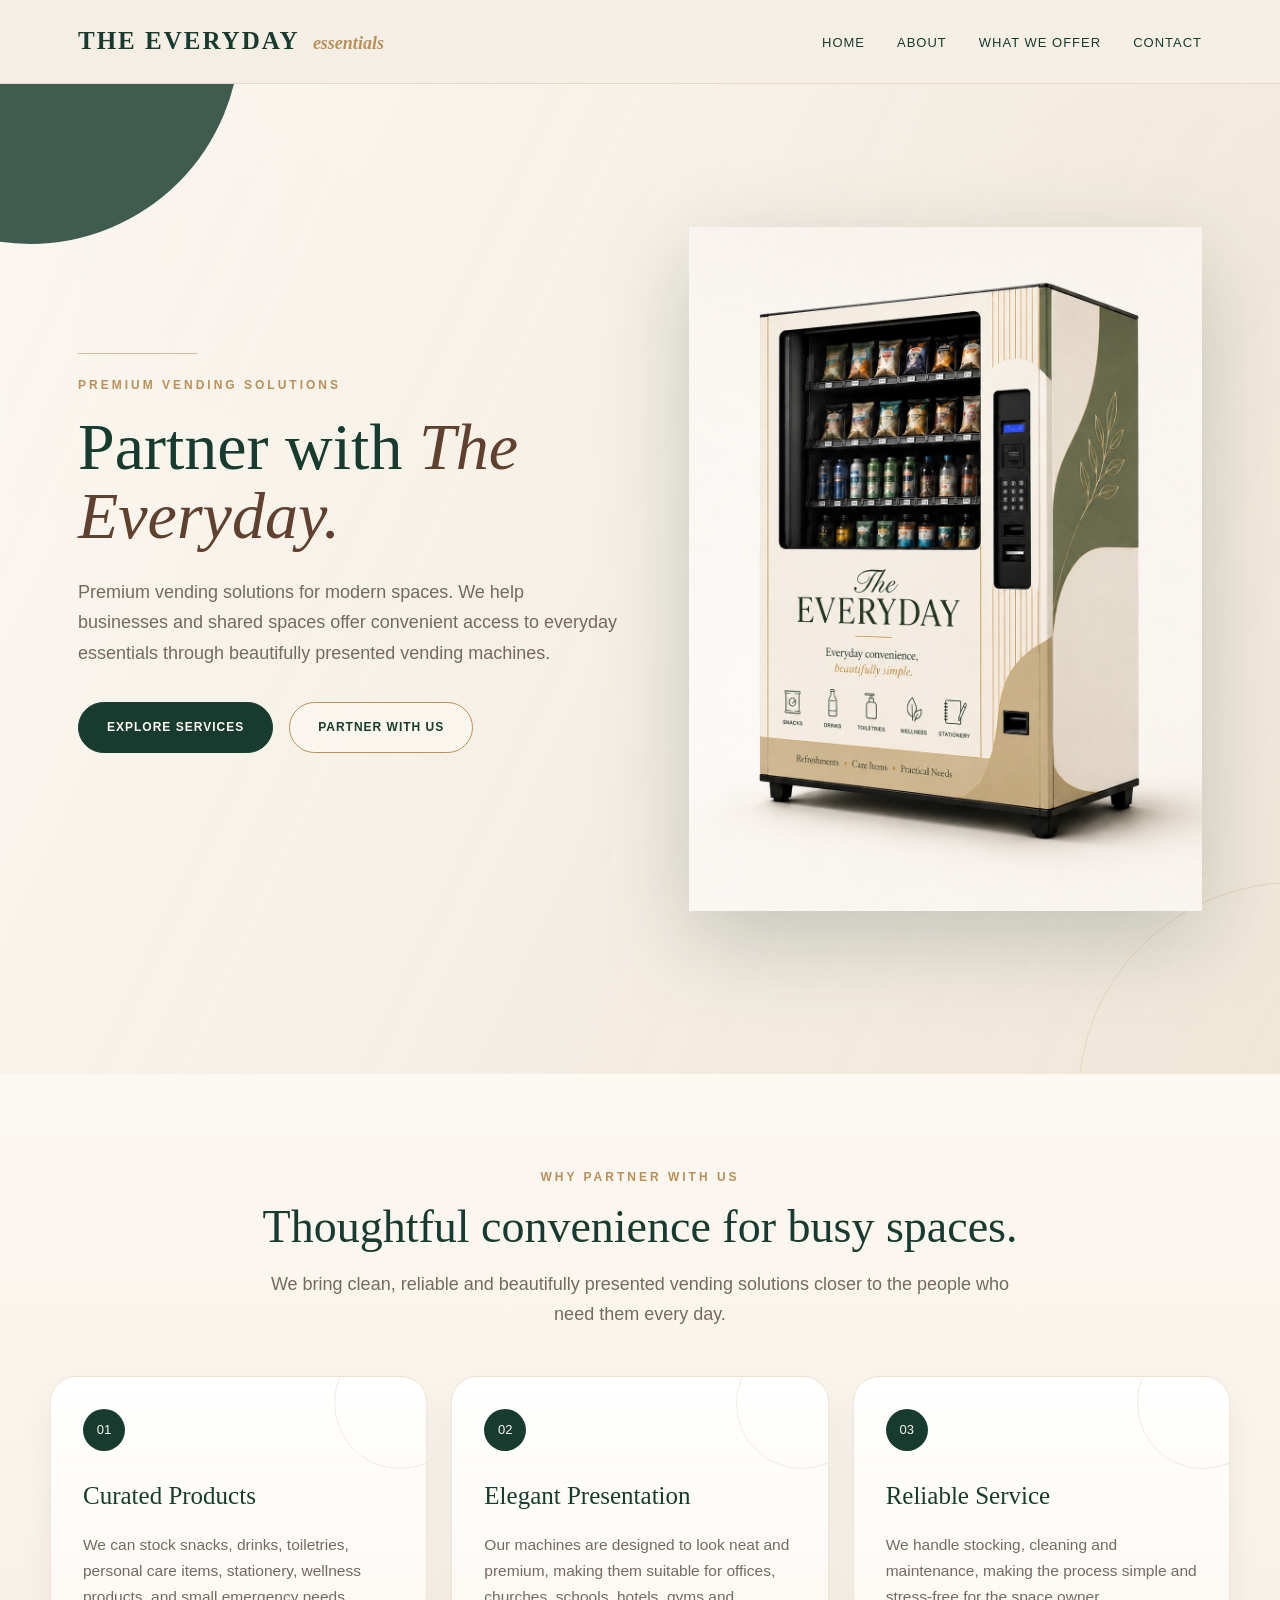
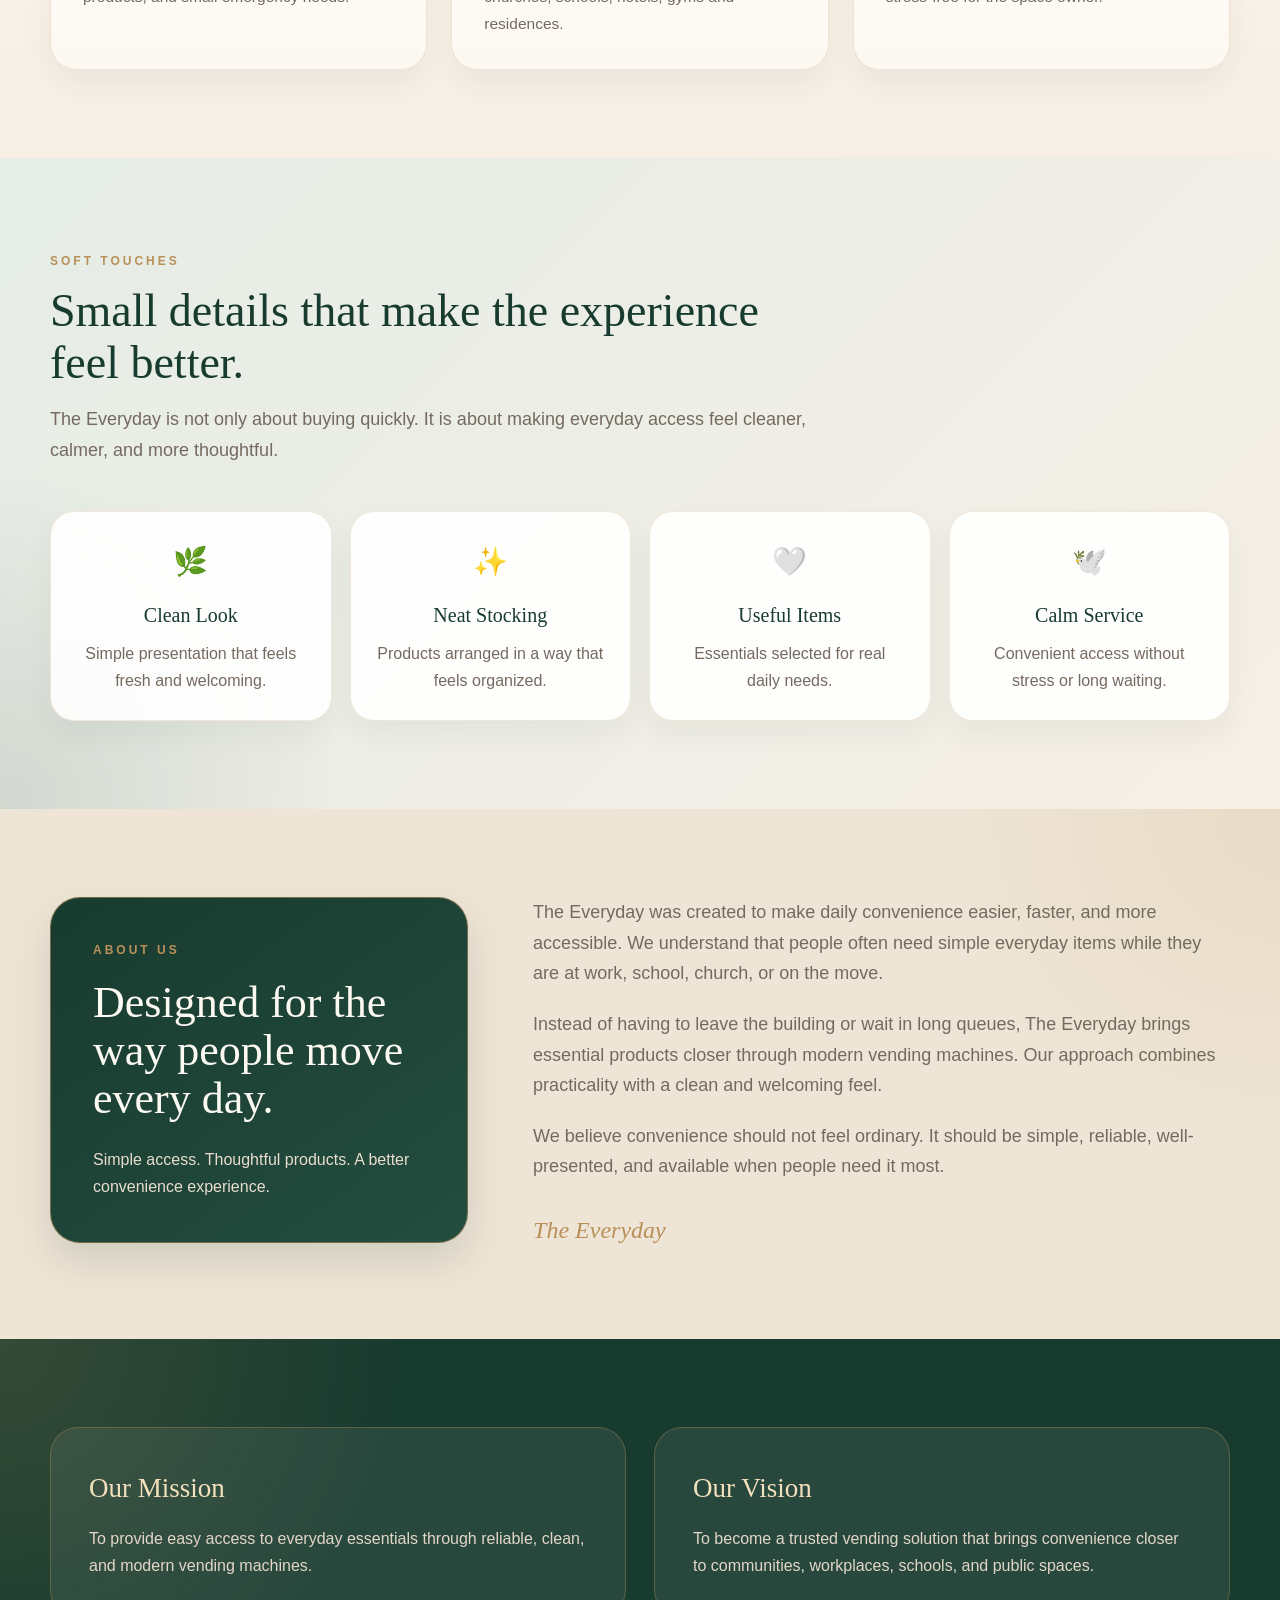
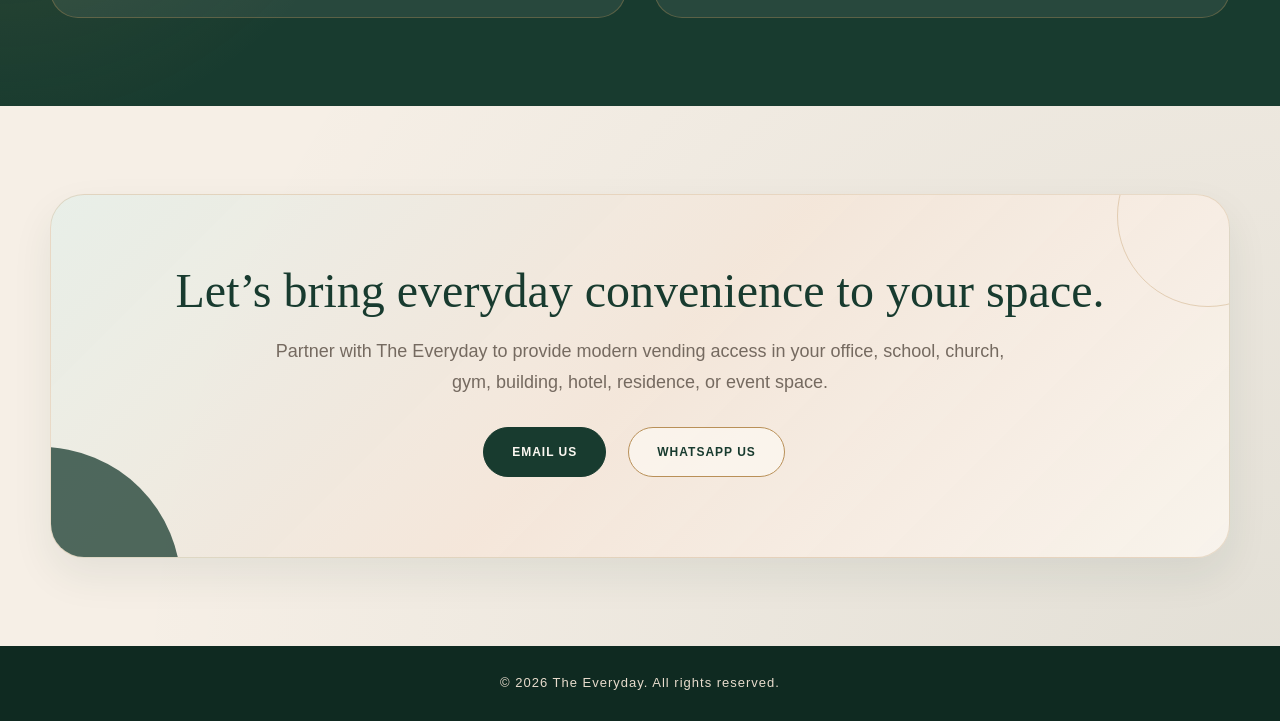
<file: index.html>
<!DOCTYPE html>
<html lang="en">
<head>
  <meta charset="UTF-8" />
  <meta name="viewport" content="width=device-width, initial-scale=1.0" />
  <title>The Everyday | Premium Vending Solutions</title>

  <link rel="stylesheet" href="style.css" />
</head>

<body>

  <header>
    <nav>
      <div class="logo">The Everyday <span>essentials</span></div>

      <div class="nav-links">
        <a href="#home">Home</a>
        <a href="#about">About</a>
        <a href="#services">What We Offer</a>
        <a href="#contact">Contact</a>
      </div>
    </nav>
  </header>

  <main>

    <!-- HOME SECTION -->
    <section class="hero-section" id="home">
      <div class="decor decor-two"></div>

      <div class="hero">

        <div class="hero-text">
          <div class="eyebrow">Premium vending solutions</div>

          <h1>Partner with <em>The Everyday.</em></h1>

          <p>
            Premium vending solutions for modern spaces. We help businesses and shared spaces
            offer convenient access to everyday essentials through beautifully presented vending machines.
          </p>

          <a href="#services" class="button">Explore Services</a>
          <a href="#contact" class="button secondary">Partner With Us</a>
        </div>

        <div class="hero-visual">
          <img 
            src="images/vending_machine_extracted.png" 
            alt="The Everyday vending machine" 
            class="vending-machine-img"
          />
        </div>

      </div>
    </section>

    <!-- SERVICES SECTION -->
    <section class="section-ivory" id="services">
      <div class="container">

        <div class="section-title center-title">
          <span>Why Partner With Us</span>
          <h2>Thoughtful convenience for busy spaces.</h2>
          <p>
            We bring clean, reliable and beautifully presented vending solutions closer to the people
            who need them every day.
          </p>
        </div>

        <div class="cards">

          <div class="card">
            <div class="card-number">01</div>
            <h3>Curated Products</h3>
            <p>
              We can stock snacks, drinks, toiletries, personal care items, stationery,
              wellness products, and small emergency needs.
            </p>
          </div>

          <div class="card">
            <div class="card-number">02</div>
            <h3>Elegant Presentation</h3>
            <p>
              Our machines are designed to look neat and premium, making them suitable for offices,
              churches, schools, hotels, gyms and residences.
            </p>
          </div>

          <div class="card">
            <div class="card-number">03</div>
            <h3>Reliable Service</h3>
            <p>
              We handle stocking, cleaning and maintenance, making the process simple and stress-free
              for the space owner.
            </p>
          </div>

        </div>
      </div>
    </section>

    <!-- SOFT TOUCHES SECTION -->
    <section class="section-sage">
      <div class="container">

        <div class="section-title">
          <span>Soft Touches</span>
          <h2>Small details that make the experience feel better.</h2>
          <p>
            The Everyday is not only about buying quickly. It is about making everyday access
            feel cleaner, calmer, and more thoughtful.
          </p>
        </div>

        <div class="touches-grid">

          <div class="touch">
            <span>🌿</span>
            <strong>Clean Look</strong>
            Simple presentation that feels fresh and welcoming.
          </div>

          <div class="touch">
            <span>✨</span>
            <strong>Neat Stocking</strong>
            Products arranged in a way that feels organized.
          </div>

          <div class="touch">
            <span>🤍</span>
            <strong>Useful Items</strong>
            Essentials selected for real daily needs.
          </div>

          <div class="touch">
            <span>🕊️</span>
            <strong>Calm Service</strong>
            Convenient access without stress or long waiting.
          </div>

        </div>
      </div>
    </section>

    <!-- ABOUT SECTION -->
    <section class="section-soft" id="about">
      <div class="container about-grid">

        <div class="about-panel">
          <div class="eyebrow">About Us</div>
          <h2>Designed for the way people move every day.</h2>
          <p>
            Simple access. Thoughtful products. A better convenience experience.
          </p>
        </div>

        <div class="about-text">
          <p>
            The Everyday was created to make daily convenience easier, faster, and more accessible.
            We understand that people often need simple everyday items while they are at work,
            school, church, or on the move.
          </p>

          <p>
            Instead of having to leave the building or wait in long queues, The Everyday brings
            essential products closer through modern vending machines. Our approach combines
            practicality with a clean and welcoming feel.
          </p>

          <p>
            We believe convenience should not feel ordinary. It should be simple, reliable,
            well-presented, and available when people need it most.
          </p>

          <div class="signature">The Everyday</div>
        </div>

      </div>
    </section>

    <!-- MISSION AND VISION SECTION -->
    <section class="dark-section">
      <div class="container dark-grid">

        <div class="dark-card">
          <h3>Our Mission</h3>
          <p>
            To provide easy access to everyday essentials through reliable, clean,
            and modern vending machines.
          </p>
        </div>

        <div class="dark-card">
          <h3>Our Vision</h3>
          <p>
            To become a trusted vending solution that brings convenience closer to communities,
            workplaces, schools, and public spaces.
          </p>
        </div>

      </div>
    </section>

    <!-- CONTACT SECTION -->
    <section id="contact">
      <div class="container contact">

        <h2>Let’s bring everyday convenience to your space.</h2>

        <p>
          Partner with The Everyday to provide modern vending access in your office, school,
          church, gym, building, hotel, residence, or event space.
        </p>

        <div class="contact-buttons">
          <a href="mailto:admin@theeverdayessentials.com" class="button">Email Us</a>
          <a href="https://wa.me/27774660368" class="button secondary">WhatsApp Us</a>
        </div>

      </div>
    </section>

  </main>

  <footer>
    <p>&copy; 2026 The Everyday. All rights reserved.</p>
  </footer>

</body>
</html>
</file>
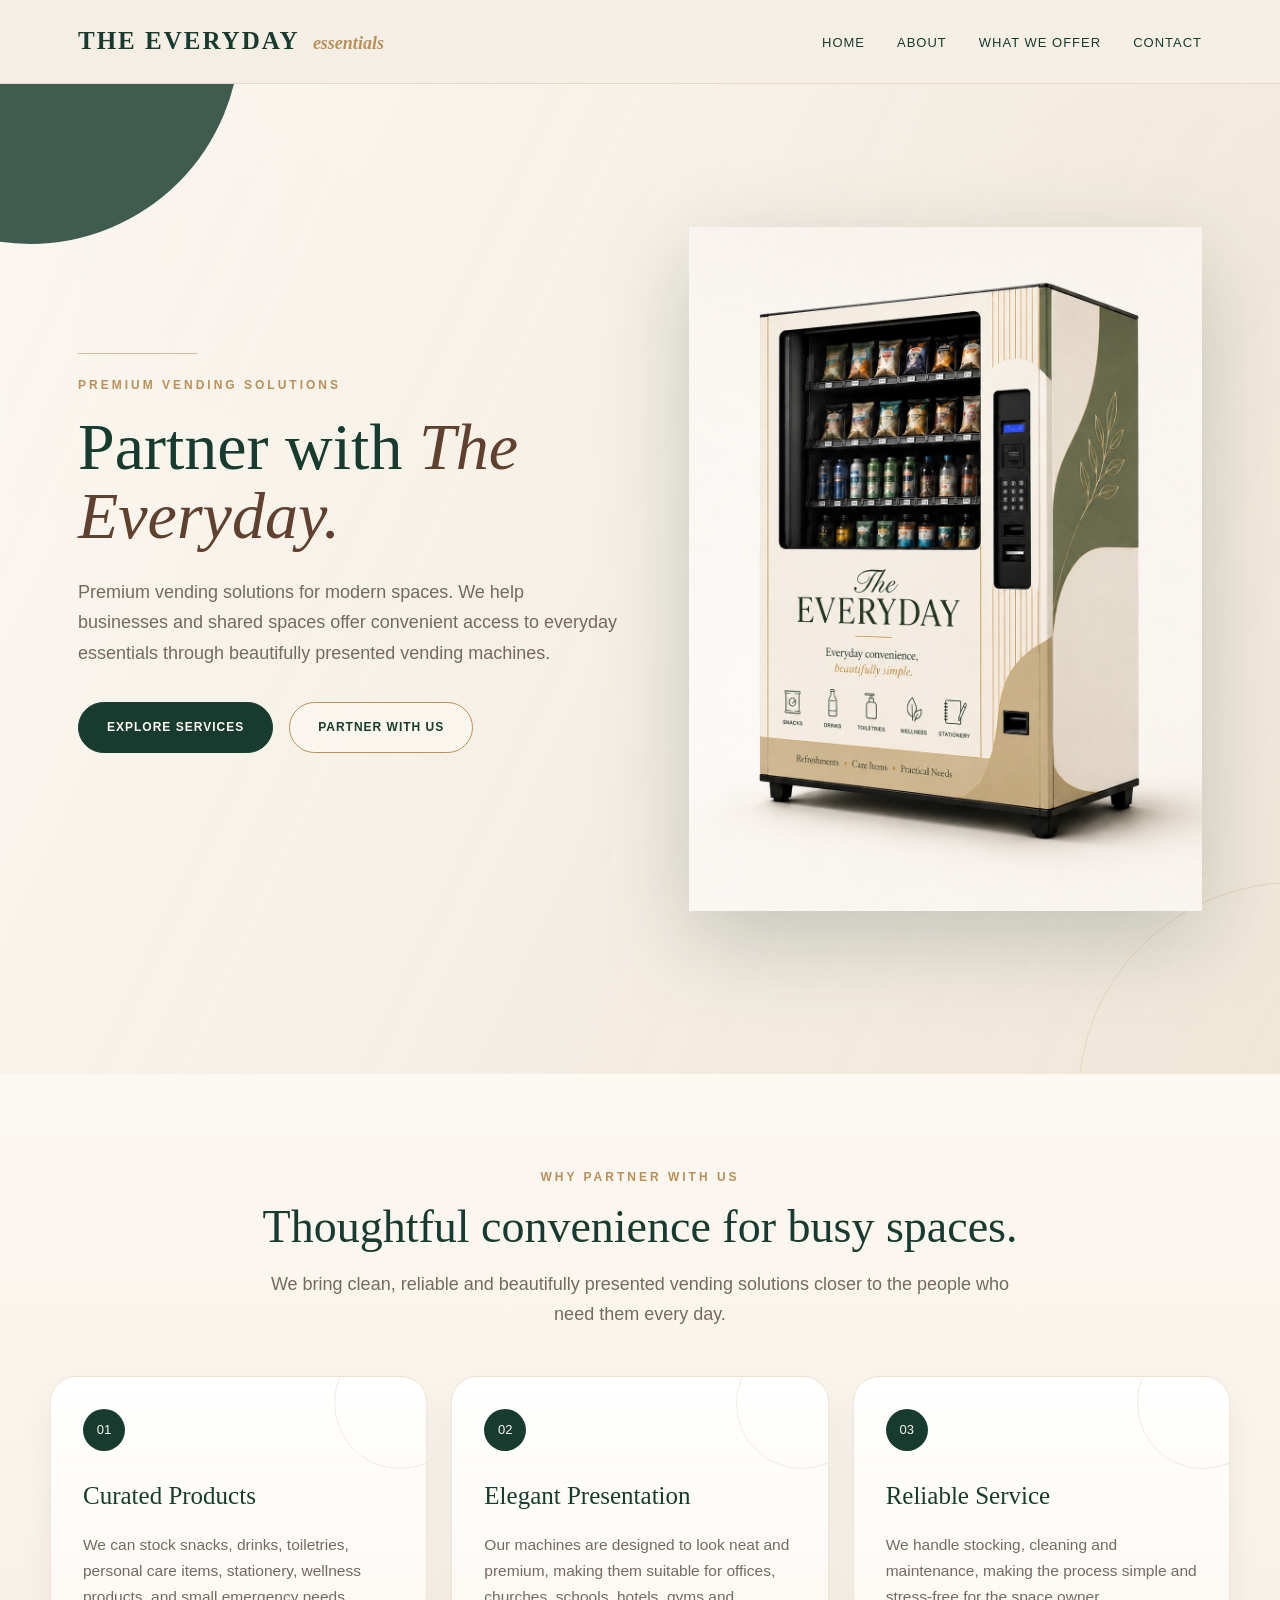
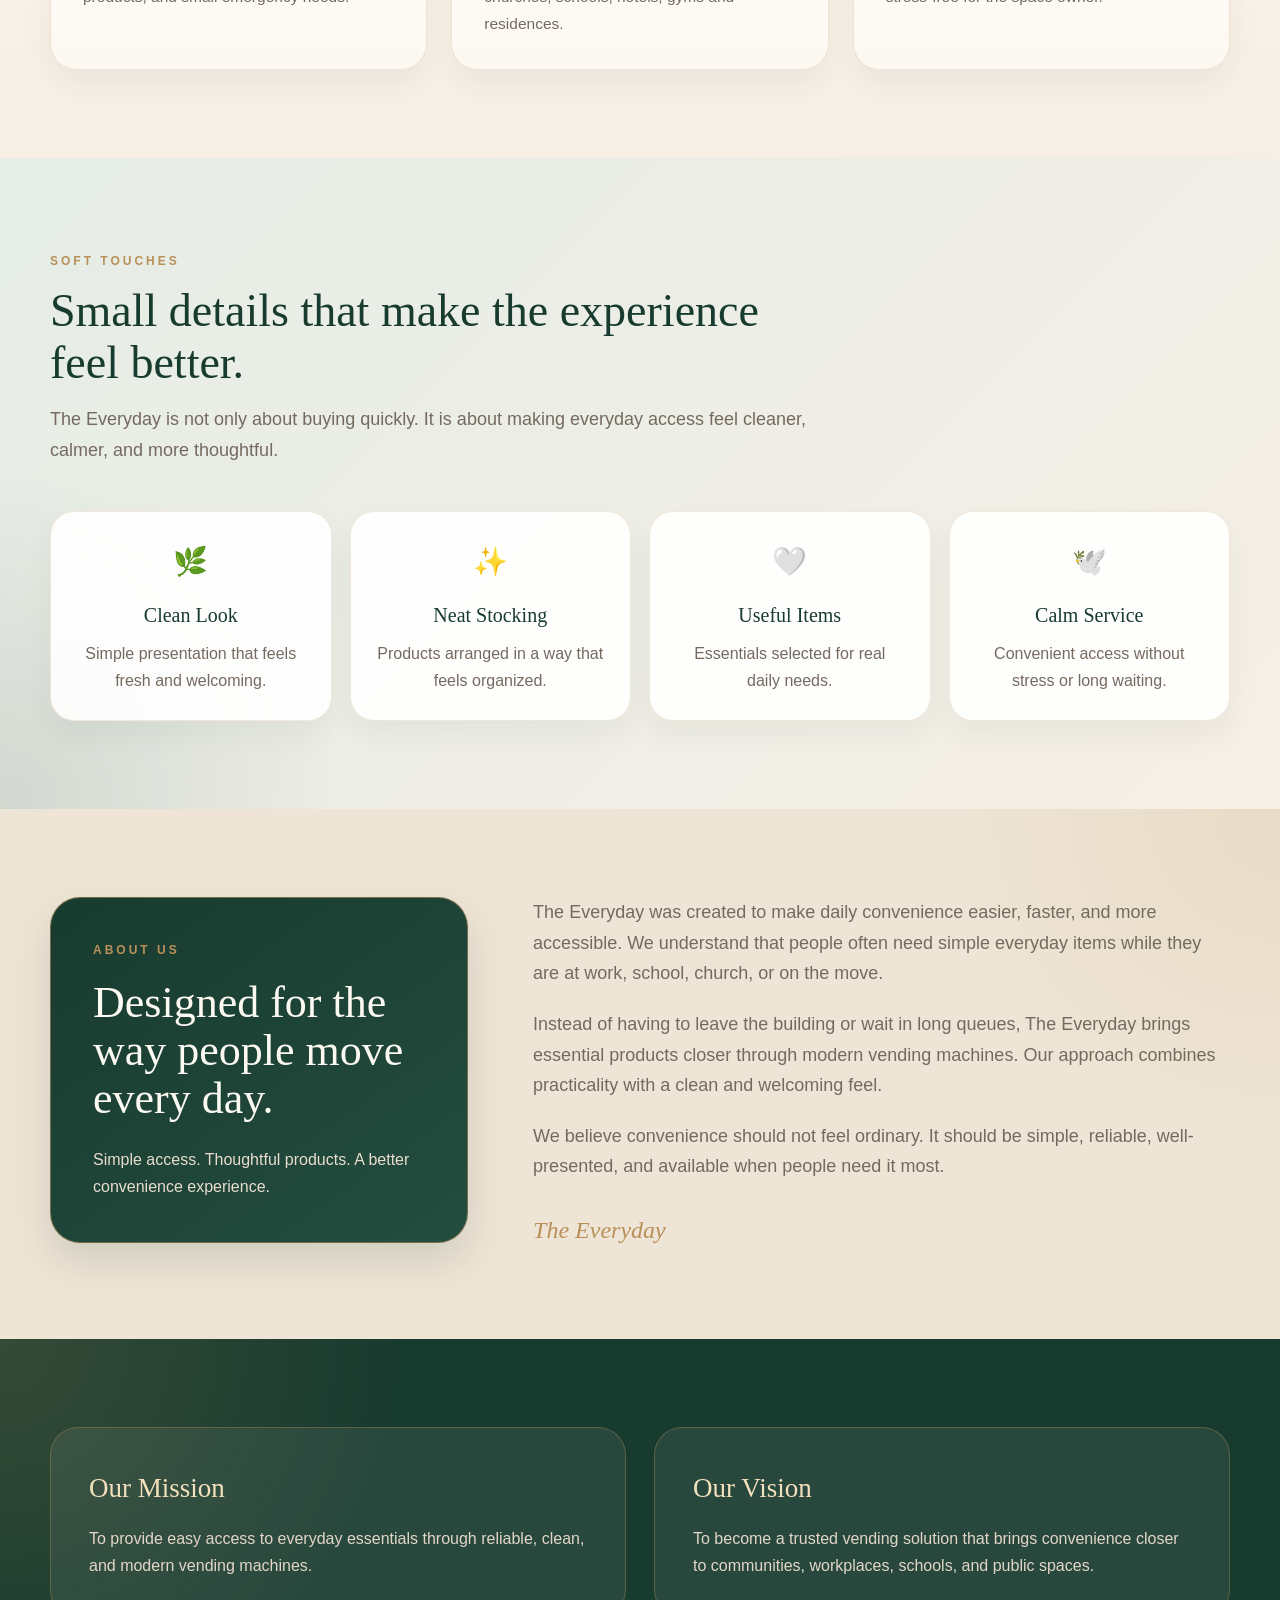
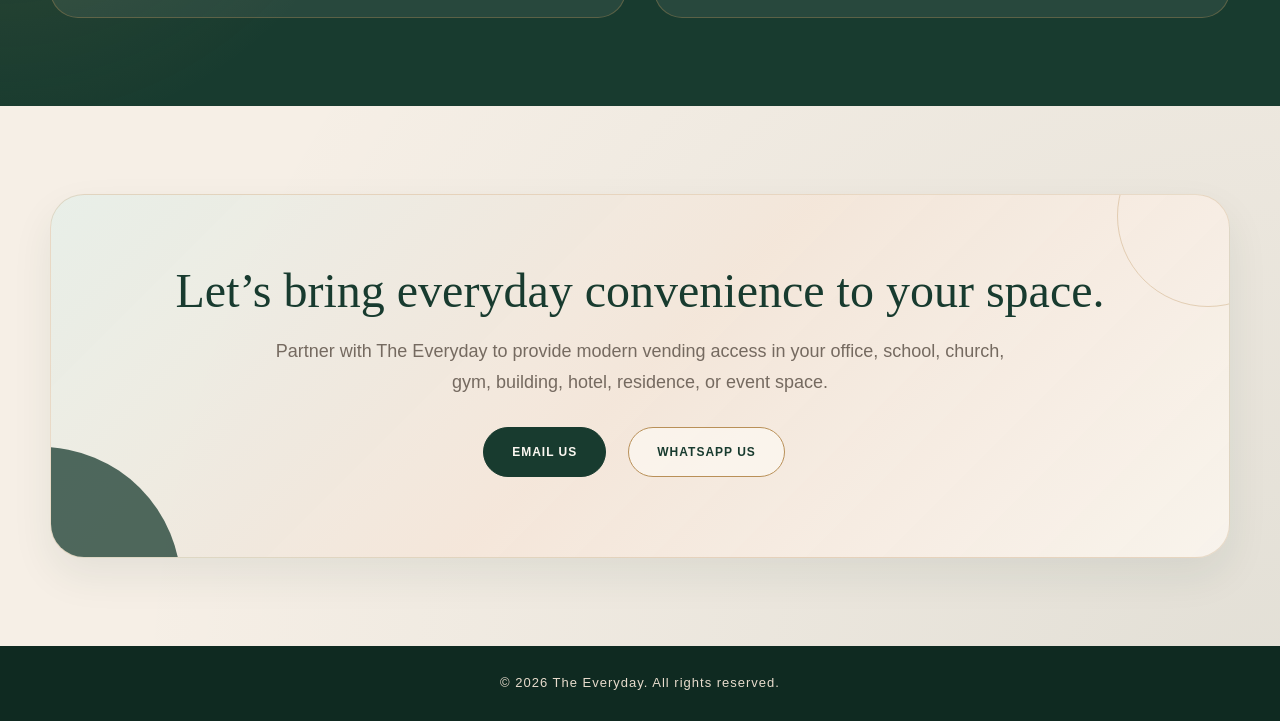
<file: The everday/index.html>
<!DOCTYPE html>
<html lang="en">
<head>
  <meta charset="UTF-8" />
  <meta name="viewport" content="width=device-width, initial-scale=1.0" />
  <title>The Everyday | Premium Vending Solutions</title>

  <link rel="stylesheet" href="style.css" />
</head>

<body>

  <header>
    <nav>
      <div class="logo">The Everyday <span>essentials</span></div>

      <div class="nav-links">
        <a href="#home">Home</a>
        <a href="#about">About</a>
        <a href="#services">What We Offer</a>
        <a href="#contact">Contact</a>
      </div>
    </nav>
  </header>

  <main>

    <!-- HOME SECTION -->
    <section class="hero-section" id="home">
      <div class="decor decor-two"></div>

      <div class="hero">

        <div class="hero-text">
          <div class="eyebrow">Premium vending solutions</div>

          <h1>Partner with <em>The Everyday.</em></h1>

          <p>
            Premium vending solutions for modern spaces. We help businesses and shared spaces
            offer convenient access to everyday essentials through beautifully presented vending machines.
          </p>

          <a href="#services" class="button">Explore Services</a>
          <a href="#contact" class="button secondary">Partner With Us</a>
        </div>

        <div class="hero-visual">
          <img 
            src="images/vending_machine_extracted.png" 
            alt="The Everyday vending machine" 
            class="vending-machine-img"
          />
        </div>

      </div>
    </section>

    <!-- SERVICES SECTION -->
    <section class="section-ivory" id="services">
      <div class="container">

        <div class="section-title center-title">
          <span>Why Partner With Us</span>
          <h2>Thoughtful convenience for busy spaces.</h2>
          <p>
            We bring clean, reliable and beautifully presented vending solutions closer to the people
            who need them every day.
          </p>
        </div>

        <div class="cards">

          <div class="card">
            <div class="card-number">01</div>
            <h3>Curated Products</h3>
            <p>
              We can stock snacks, drinks, toiletries, personal care items, stationery,
              wellness products, and small emergency needs.
            </p>
          </div>

          <div class="card">
            <div class="card-number">02</div>
            <h3>Elegant Presentation</h3>
            <p>
              Our machines are designed to look neat and premium, making them suitable for offices,
              churches, schools, hotels, gyms and residences.
            </p>
          </div>

          <div class="card">
            <div class="card-number">03</div>
            <h3>Reliable Service</h3>
            <p>
              We handle stocking, cleaning and maintenance, making the process simple and stress-free
              for the space owner.
            </p>
          </div>

        </div>
      </div>
    </section>

    <!-- SOFT TOUCHES SECTION -->
    <section class="section-sage">
      <div class="container">

        <div class="section-title">
          <span>Soft Touches</span>
          <h2>Small details that make the experience feel better.</h2>
          <p>
            The Everyday is not only about buying quickly. It is about making everyday access
            feel cleaner, calmer, and more thoughtful.
          </p>
        </div>

        <div class="touches-grid">

          <div class="touch">
            <span>🌿</span>
            <strong>Clean Look</strong>
            Simple presentation that feels fresh and welcoming.
          </div>

          <div class="touch">
            <span>✨</span>
            <strong>Neat Stocking</strong>
            Products arranged in a way that feels organized.
          </div>

          <div class="touch">
            <span>🤍</span>
            <strong>Useful Items</strong>
            Essentials selected for real daily needs.
          </div>

          <div class="touch">
            <span>🕊️</span>
            <strong>Calm Service</strong>
            Convenient access without stress or long waiting.
          </div>

        </div>
      </div>
    </section>

    <!-- ABOUT SECTION -->
    <section class="section-soft" id="about">
      <div class="container about-grid">

        <div class="about-panel">
          <div class="eyebrow">About Us</div>
          <h2>Designed for the way people move every day.</h2>
          <p>
            Simple access. Thoughtful products. A better convenience experience.
          </p>
        </div>

        <div class="about-text">
          <p>
            The Everyday was created to make daily convenience easier, faster, and more accessible.
            We understand that people often need simple everyday items while they are at work,
            school, church, or on the move.
          </p>

          <p>
            Instead of having to leave the building or wait in long queues, The Everyday brings
            essential products closer through modern vending machines. Our approach combines
            practicality with a clean and welcoming feel.
          </p>

          <p>
            We believe convenience should not feel ordinary. It should be simple, reliable,
            well-presented, and available when people need it most.
          </p>

          <div class="signature">The Everyday</div>
        </div>

      </div>
    </section>

    <!-- MISSION AND VISION SECTION -->
    <section class="dark-section">
      <div class="container dark-grid">

        <div class="dark-card">
          <h3>Our Mission</h3>
          <p>
            To provide easy access to everyday essentials through reliable, clean,
            and modern vending machines.
          </p>
        </div>

        <div class="dark-card">
          <h3>Our Vision</h3>
          <p>
            To become a trusted vending solution that brings convenience closer to communities,
            workplaces, schools, and public spaces.
          </p>
        </div>

      </div>
    </section>

    <!-- CONTACT SECTION -->
    <section id="contact">
      <div class="container contact">

        <h2>Let’s bring everyday convenience to your space.</h2>

        <p>
          Partner with The Everyday to provide modern vending access in your office, school,
          church, gym, building, hotel, residence, or event space.
        </p>

        <div class="contact-buttons">
          <a href="mailto:admin@theeverydayessentials.com" class="button">Email Us</a>
          <a href="https://wa.me/27774660368" class="button secondary">WhatsApp Us</a>
        </div>

      </div>
    </section>

  </main>

  <footer>
    <p>&copy; 2026 The Everyday. All rights reserved.</p>
  </footer>

</body>
</html>
</file>
<file: style.css>
* {
  margin: 0;
  padding: 0;
  box-sizing: border-box;
}

:root {
  --bg-main: #f6efe6;
  --bg-soft: #efe5d6;
  --bg-ivory: #fcf8f2;
  --bg-sage: #e5ede6;
  --white: #ffffff;

  --green: #183b2f;
  --green-soft: #2f5a49;
  --gold: #b99058;
  --gold-soft: #d6bf98;
  --brown: #60402e;

  --text: #22201d;
  --muted: #756a60;
}

html {
  scroll-behavior: smooth;
}

body {
  font-family: Georgia, "Times New Roman", serif;
  background:
    radial-gradient(circle at top left, rgba(185, 144, 88, 0.12), transparent 28%),
    radial-gradient(circle at bottom right, rgba(24, 59, 47, 0.09), transparent 28%),
    var(--bg-main);
  color: var(--text);
  line-height: 1.7;
  overflow-x: hidden;
}

header {
  background: rgba(246, 239, 230, 0.92);
  border-bottom: 1px solid rgba(185, 144, 88, 0.25);
  position: sticky;
  top: 0;
  z-index: 100;
  backdrop-filter: blur(12px);
}

nav {
  max-width: 1180px;
  margin: auto;
  padding: 20px 28px;
  display: flex;
  justify-content: space-between;
  align-items: center;
}

.logo {
  font-size: 25px;
  font-weight: bold;
  letter-spacing: 2px;
  color: var(--green);
  text-transform: uppercase;
}

.logo span {
  color: var(--gold);
  font-style: italic;
  text-transform: none;
  letter-spacing: 0;
  font-size: 18px;
  margin-left: 6px;
}

.nav-links a {
  text-decoration: none;
  color: var(--green);
  margin-left: 28px;
  font-size: 13px;
  letter-spacing: 1px;
  text-transform: uppercase;
  font-family: Arial, sans-serif;
}

.nav-links a:hover {
  color: var(--gold);
}

.hero-section {
  position: relative;
  overflow: hidden;
  background:
    linear-gradient(115deg, rgba(252, 248, 242, 0.96), rgba(239, 229, 214, 0.86)),
    radial-gradient(circle at 12% 15%, rgba(24, 59, 47, 0.13), transparent 22%),
    radial-gradient(circle at 85% 18%, rgba(185, 144, 88, 0.16), transparent 25%),
    var(--bg-main);
}

.hero-section::before {
  content: "";
  position: absolute;
  width: 420px;
  height: 420px;
  background: var(--green);
  border-radius: 50%;
  top: -260px;
  left: -180px;
  opacity: 0.82;
  z-index: 0;
}

.hero-section::after {
  content: "";
  position: absolute;
  width: 430px;
  height: 430px;
  border: 1px solid rgba(185, 144, 88, 0.22);
  border-radius: 50%;
  right: -230px;
  bottom: -240px;
  z-index: 0;
}

.decor {
  position: absolute;
  pointer-events: none;
  z-index: 0;
}

.decor-two {
  width: 230px;
  height: 230px;
  right: 70px;
  bottom: 70px;
  opacity: 0.18;
  border-radius: 50%;
  background:
    radial-gradient(circle, rgba(185, 144, 88, 0.4) 1px, transparent 1px);
  background-size: 18px 18px;
}

.hero {
  position: relative;
  z-index: 2;
  max-width: 1180px;
  margin: auto;
  padding: 55px 28px 75px;
  display: grid;
  grid-template-columns: 1fr 0.95fr;
  gap: 70px;
  align-items: center;
}

.eyebrow {
  color: var(--gold);
  text-transform: uppercase;
  letter-spacing: 3px;
  font-size: 12px;
  font-family: Arial, sans-serif;
  font-weight: bold;
  margin-bottom: 18px;
}

.hero-text {
  position: relative;
}

.hero-text::before {
  content: "";
  position: absolute;
  width: 120px;
  height: 1px;
  background: var(--gold-soft);
  top: -22px;
  left: 0;
}

.hero-text h1 {
  font-size: 66px;
  line-height: 1.04;
  margin-bottom: 26px;
  color: var(--green);
  font-weight: normal;
}

.hero-text h1 em {
  color: var(--brown);
  font-style: italic;
}

.hero-text p {
  font-size: 18px;
  color: var(--muted);
  margin-bottom: 34px;
  max-width: 560px;
  font-family: Arial, sans-serif;
}

.button {
  display: inline-block;
  background: var(--green);
  color: var(--bg-ivory);
  padding: 14px 28px;
  border-radius: 28px;
  text-decoration: none;
  font-weight: bold;
  margin-right: 12px;
  margin-bottom: 10px;
  font-family: Arial, sans-serif;
  letter-spacing: 1px;
  text-transform: uppercase;
  font-size: 12px;
  border: 1px solid var(--green);
  transition: all 0.3s ease;
}

.button:hover {
  background: var(--gold);
  border-color: var(--gold);
  color: white;
  transform: translateY(-2px);
}

.button.secondary {
  background: rgba(252, 248, 242, 0.72);
  color: var(--green);
  border: 1px solid var(--gold);
}

.button.secondary:hover {
  background: var(--gold);
  color: white;
}

.hero-visual {
  position: relative;
  min-height: 430px;
  display: flex;
  align-items: center;
  justify-content: center;
}

.hero-visual::before {
  content: "";
  position: absolute;
  width: 390px;
  height: 390px;
  border-radius: 50%;
  background: linear-gradient(135deg, var(--bg-sage), #f4e6d9);
  opacity: 0.95;
  top: 15px;
  right: 30px;
  z-index: 0;
  box-shadow: inset 0 0 0 1px rgba(185, 144, 88, 0.22);
}

.hero-visual::after {
  content: "";
  position: absolute;
  width: 230px;
  height: 230px;
  border-radius: 50%;
  background: #ead6cc;
  opacity: 0.88;
  bottom: 15px;
  left: 8px;
  z-index: 0;
}

.vending-machine-img {
  position: relative;
  z-index: 2;
  width: 100%;
  max-width: 520px;
  display: block;
  filter: drop-shadow(0 30px 45px rgba(24, 59, 47, 0.22));
}

section {
  padding: 88px 28px;
  position: relative;
}

.section-ivory {
  background:
    linear-gradient(180deg, var(--bg-ivory), #f7efe4);
}

.section-soft {
  background:
    radial-gradient(circle at top right, rgba(185, 144, 88, 0.12), transparent 25%),
    var(--bg-soft);
}

.section-sage {
  background:
    radial-gradient(circle at bottom left, rgba(24, 59, 47, 0.12), transparent 24%),
    linear-gradient(135deg, var(--bg-sage), var(--bg-main));
}

.container {
  max-width: 1180px;
  margin: auto;
}

.section-title {
  max-width: 760px;
  margin-bottom: 46px;
}

.center-title {
  text-align: center;
  margin-left: auto;
  margin-right: auto;
}

.section-title span {
  text-transform: uppercase;
  letter-spacing: 3px;
  color: var(--gold);
  font-size: 12px;
  font-weight: bold;
  font-family: Arial, sans-serif;
}

.section-title h2 {
  font-size: 46px;
  line-height: 1.12;
  margin-top: 12px;
  margin-bottom: 16px;
  color: var(--green);
  font-weight: normal;
}

.section-title p {
  color: var(--muted);
  font-size: 18px;
  font-family: Arial, sans-serif;
}

.cards {
  display: grid;
  grid-template-columns: repeat(3, 1fr);
  gap: 24px;
}

.card {
  background:
    linear-gradient(180deg, rgba(255, 255, 255, 0.96), rgba(252, 248, 242, 0.9));
  padding: 32px;
  border: 1px solid rgba(185, 144, 88, 0.22);
  border-radius: 26px;
  position: relative;
  min-height: 230px;
  box-shadow: 0 14px 30px rgba(24, 59, 47, 0.06);
  overflow: hidden;
}

.card::after {
  content: "";
  position: absolute;
  right: -40px;
  top: -40px;
  width: 130px;
  height: 130px;
  border-radius: 50%;
  border: 1px solid rgba(185, 144, 88, 0.18);
}

.card-number {
  width: 42px;
  height: 42px;
  border-radius: 50%;
  background: var(--green);
  color: var(--bg-ivory);
  display: flex;
  align-items: center;
  justify-content: center;
  font-family: Arial, sans-serif;
  font-size: 13px;
  margin-bottom: 24px;
}

.card h3 {
  font-size: 25px;
  margin-bottom: 14px;
  color: var(--green);
  font-weight: normal;
}

.card p {
  color: var(--muted);
  font-family: Arial, sans-serif;
  font-size: 15.5px;
}

.touches-grid {
  display: grid;
  grid-template-columns: repeat(4, 1fr);
  gap: 18px;
}

.touch {
  background: rgba(255, 255, 255, 0.9);
  border: 1px solid rgba(185, 144, 88, 0.2);
  border-radius: 24px;
  padding: 26px;
  text-align: center;
  font-family: Arial, sans-serif;
  color: var(--muted);
  box-shadow: 0 14px 30px rgba(24, 59, 47, 0.05);
}

.touch span {
  display: block;
  font-size: 28px;
  margin-bottom: 12px;
}

.touch strong {
  display: block;
  color: var(--green);
  font-family: Georgia, "Times New Roman", serif;
  font-size: 20px;
  font-weight: normal;
  margin-bottom: 8px;
}

.about-grid {
  display: grid;
  grid-template-columns: 0.9fr 1.5fr;
  gap: 65px;
  align-items: start;
}

.about-panel {
  background:
    linear-gradient(145deg, var(--green), #234d3f);
  color: var(--bg-ivory);
  padding: 42px;
  border-radius: 30px;
  border: 1px solid rgba(185, 144, 88, 0.55);
  box-shadow: 0 18px 40px rgba(24, 59, 47, 0.14);
}

.about-panel h2 {
  font-size: 44px;
  line-height: 1.1;
  font-weight: normal;
}

.about-panel p {
  margin-top: 22px;
  color: #e9ddcf;
  font-family: Arial, sans-serif;
}

.about-text p {
  font-size: 18px;
  color: var(--muted);
  margin-bottom: 20px;
  font-family: Arial, sans-serif;
}

.signature {
  margin-top: 28px;
  color: var(--gold);
  font-size: 24px;
  font-style: italic;
}

.dark-section {
  background:
    radial-gradient(circle at top left, rgba(185, 144, 88, 0.18), transparent 30%),
    var(--green);
  color: var(--bg-ivory);
}

.dark-grid {
  display: grid;
  grid-template-columns: 1fr 1fr;
  gap: 28px;
}

.dark-card {
  background: rgba(255, 253, 248, 0.07);
  padding: 38px;
  border-radius: 28px;
  border: 1px solid rgba(185, 144, 88, 0.35);
}

.dark-card h3 {
  font-size: 27px;
  margin-bottom: 13px;
  font-weight: normal;
  color: #f4e0bd;
}

.dark-card p {
  color: #e2d6c8;
  font-family: Arial, sans-serif;
}

.contact {
  text-align: center;
  background:
    linear-gradient(135deg, rgba(231, 238, 232, 0.95), rgba(244, 230, 217, 0.94), rgba(248, 243, 236, 0.98));
  padding: 70px 30px;
  border-radius: 34px;
  border: 1px solid rgba(185, 144, 88, 0.24);
  box-shadow: 0 18px 40px rgba(24, 59, 47, 0.08);
  position: relative;
  overflow: hidden;
}

.contact::before {
  content: "";
  position: absolute;
  width: 280px;
  height: 280px;
  background: var(--green);
  border-radius: 50%;
  left: -150px;
  bottom: -170px;
  opacity: 0.75;
}

.contact::after {
  content: "";
  position: absolute;
  width: 180px;
  height: 180px;
  border: 1px solid rgba(185, 144, 88, 0.35);
  border-radius: 50%;
  right: -70px;
  top: -70px;
}

.contact h2,
.contact p,
.contact-buttons {
  position: relative;
  z-index: 2;
}

.contact h2 {
  font-size: 48px;
  line-height: 1.1;
  margin-bottom: 18px;
  color: var(--green);
  font-weight: normal;
}

.contact p {
  color: var(--muted);
  font-size: 18px;
  margin: 0 auto 30px;
  max-width: 760px;
  font-family: Arial, sans-serif;
}

.contact-buttons {
  display: flex;
  justify-content: center;
  flex-wrap: wrap;
  gap: 10px;
}

footer {
  background: #0f2a21;
  color: #e8dccd;
  text-align: center;
  padding: 26px;
  font-size: 13px;
  font-family: Arial, sans-serif;
  letter-spacing: 1px;
}

@media (max-width: 850px) {
  .hero,
  .about-grid,
  .dark-grid {
    grid-template-columns: 1fr;
  }

  .cards,
  .touches-grid {
    grid-template-columns: 1fr;
  }

  .hero {
    padding: 45px 28px 65px;
    gap: 35px;
  }

  .hero-text h1 {
    font-size: 43px;
  }

  .section-title h2,
  .about-panel h2,
  .contact h2 {
    font-size: 34px;
  }

  .nav-links {
    display: none;
  }

  .logo {
    font-size: 21px;
  }

  .hero-visual {
    min-height: auto;
  }

  .hero-visual::before {
    width: 280px;
    height: 280px;
    right: 20px;
    top: 20px;
  }

  .hero-visual::after {
    width: 170px;
    height: 170px;
    left: 5px;
  }

  .vending-machine-img {
    max-width: 360px;
  }

  .decor-two {
    opacity: 0.14;
  }

  .contact-buttons {
    flex-direction: column;
    align-items: center;
  }

  .contact-buttons .button {
    width: 100%;
    max-width: 310px;
    margin-right: 0;
  }
}
</file>
<file: The everday/style.css>
* {
  margin: 0;
  padding: 0;
  box-sizing: border-box;
}

:root {
  --bg-main: #f6efe6;
  --bg-soft: #efe5d6;
  --bg-ivory: #fcf8f2;
  --bg-sage: #e5ede6;
  --white: #ffffff;

  --green: #183b2f;
  --green-soft: #2f5a49;
  --gold: #b99058;
  --gold-soft: #d6bf98;
  --brown: #60402e;

  --text: #22201d;
  --muted: #756a60;
}

html {
  scroll-behavior: smooth;
}

body {
  font-family: Georgia, "Times New Roman", serif;
  background:
    radial-gradient(circle at top left, rgba(185, 144, 88, 0.12), transparent 28%),
    radial-gradient(circle at bottom right, rgba(24, 59, 47, 0.09), transparent 28%),
    var(--bg-main);
  color: var(--text);
  line-height: 1.7;
  overflow-x: hidden;
}

header {
  background: rgba(246, 239, 230, 0.92);
  border-bottom: 1px solid rgba(185, 144, 88, 0.25);
  position: sticky;
  top: 0;
  z-index: 100;
  backdrop-filter: blur(12px);
}

nav {
  max-width: 1180px;
  margin: auto;
  padding: 20px 28px;
  display: flex;
  justify-content: space-between;
  align-items: center;
}

.logo {
  font-size: 25px;
  font-weight: bold;
  letter-spacing: 2px;
  color: var(--green);
  text-transform: uppercase;
}

.logo span {
  color: var(--gold);
  font-style: italic;
  text-transform: none;
  letter-spacing: 0;
  font-size: 18px;
  margin-left: 6px;
}

.nav-links a {
  text-decoration: none;
  color: var(--green);
  margin-left: 28px;
  font-size: 13px;
  letter-spacing: 1px;
  text-transform: uppercase;
  font-family: Arial, sans-serif;
}

.nav-links a:hover {
  color: var(--gold);
}

.hero-section {
  position: relative;
  overflow: hidden;
  background:
    linear-gradient(115deg, rgba(252, 248, 242, 0.96), rgba(239, 229, 214, 0.86)),
    radial-gradient(circle at 12% 15%, rgba(24, 59, 47, 0.13), transparent 22%),
    radial-gradient(circle at 85% 18%, rgba(185, 144, 88, 0.16), transparent 25%),
    var(--bg-main);
}

.hero-section::before {
  content: "";
  position: absolute;
  width: 420px;
  height: 420px;
  background: var(--green);
  border-radius: 50%;
  top: -260px;
  left: -180px;
  opacity: 0.82;
  z-index: 0;
}

.hero-section::after {
  content: "";
  position: absolute;
  width: 430px;
  height: 430px;
  border: 1px solid rgba(185, 144, 88, 0.22);
  border-radius: 50%;
  right: -230px;
  bottom: -240px;
  z-index: 0;
}

.decor {
  position: absolute;
  pointer-events: none;
  z-index: 0;
}

.decor-two {
  width: 230px;
  height: 230px;
  right: 70px;
  bottom: 70px;
  opacity: 0.18;
  border-radius: 50%;
  background:
    radial-gradient(circle, rgba(185, 144, 88, 0.4) 1px, transparent 1px);
  background-size: 18px 18px;
}

.hero {
  position: relative;
  z-index: 2;
  max-width: 1180px;
  margin: auto;
  padding: 55px 28px 75px;
  display: grid;
  grid-template-columns: 1fr 0.95fr;
  gap: 70px;
  align-items: center;
}

.eyebrow {
  color: var(--gold);
  text-transform: uppercase;
  letter-spacing: 3px;
  font-size: 12px;
  font-family: Arial, sans-serif;
  font-weight: bold;
  margin-bottom: 18px;
}

.hero-text {
  position: relative;
}

.hero-text::before {
  content: "";
  position: absolute;
  width: 120px;
  height: 1px;
  background: var(--gold-soft);
  top: -22px;
  left: 0;
}

.hero-text h1 {
  font-size: 66px;
  line-height: 1.04;
  margin-bottom: 26px;
  color: var(--green);
  font-weight: normal;
}

.hero-text h1 em {
  color: var(--brown);
  font-style: italic;
}

.hero-text p {
  font-size: 18px;
  color: var(--muted);
  margin-bottom: 34px;
  max-width: 560px;
  font-family: Arial, sans-serif;
}

.button {
  display: inline-block;
  background: var(--green);
  color: var(--bg-ivory);
  padding: 14px 28px;
  border-radius: 28px;
  text-decoration: none;
  font-weight: bold;
  margin-right: 12px;
  margin-bottom: 10px;
  font-family: Arial, sans-serif;
  letter-spacing: 1px;
  text-transform: uppercase;
  font-size: 12px;
  border: 1px solid var(--green);
  transition: all 0.3s ease;
}

.button:hover {
  background: var(--gold);
  border-color: var(--gold);
  color: white;
  transform: translateY(-2px);
}

.button.secondary {
  background: rgba(252, 248, 242, 0.72);
  color: var(--green);
  border: 1px solid var(--gold);
}

.button.secondary:hover {
  background: var(--gold);
  color: white;
}

.hero-visual {
  position: relative;
  min-height: 430px;
  display: flex;
  align-items: center;
  justify-content: center;
}

.hero-visual::before {
  content: "";
  position: absolute;
  width: 390px;
  height: 390px;
  border-radius: 50%;
  background: linear-gradient(135deg, var(--bg-sage), #f4e6d9);
  opacity: 0.95;
  top: 15px;
  right: 30px;
  z-index: 0;
  box-shadow: inset 0 0 0 1px rgba(185, 144, 88, 0.22);
}

.hero-visual::after {
  content: "";
  position: absolute;
  width: 230px;
  height: 230px;
  border-radius: 50%;
  background: #ead6cc;
  opacity: 0.88;
  bottom: 15px;
  left: 8px;
  z-index: 0;
}

.vending-machine-img {
  position: relative;
  z-index: 2;
  width: 100%;
  max-width: 520px;
  display: block;
  filter: drop-shadow(0 30px 45px rgba(24, 59, 47, 0.22));
}

section {
  padding: 88px 28px;
  position: relative;
}

.section-ivory {
  background:
    linear-gradient(180deg, var(--bg-ivory), #f7efe4);
}

.section-soft {
  background:
    radial-gradient(circle at top right, rgba(185, 144, 88, 0.12), transparent 25%),
    var(--bg-soft);
}

.section-sage {
  background:
    radial-gradient(circle at bottom left, rgba(24, 59, 47, 0.12), transparent 24%),
    linear-gradient(135deg, var(--bg-sage), var(--bg-main));
}

.container {
  max-width: 1180px;
  margin: auto;
}

.section-title {
  max-width: 760px;
  margin-bottom: 46px;
}

.center-title {
  text-align: center;
  margin-left: auto;
  margin-right: auto;
}

.section-title span {
  text-transform: uppercase;
  letter-spacing: 3px;
  color: var(--gold);
  font-size: 12px;
  font-weight: bold;
  font-family: Arial, sans-serif;
}

.section-title h2 {
  font-size: 46px;
  line-height: 1.12;
  margin-top: 12px;
  margin-bottom: 16px;
  color: var(--green);
  font-weight: normal;
}

.section-title p {
  color: var(--muted);
  font-size: 18px;
  font-family: Arial, sans-serif;
}

.cards {
  display: grid;
  grid-template-columns: repeat(3, 1fr);
  gap: 24px;
}

.card {
  background:
    linear-gradient(180deg, rgba(255, 255, 255, 0.96), rgba(252, 248, 242, 0.9));
  padding: 32px;
  border: 1px solid rgba(185, 144, 88, 0.22);
  border-radius: 26px;
  position: relative;
  min-height: 230px;
  box-shadow: 0 14px 30px rgba(24, 59, 47, 0.06);
  overflow: hidden;
}

.card::after {
  content: "";
  position: absolute;
  right: -40px;
  top: -40px;
  width: 130px;
  height: 130px;
  border-radius: 50%;
  border: 1px solid rgba(185, 144, 88, 0.18);
}

.card-number {
  width: 42px;
  height: 42px;
  border-radius: 50%;
  background: var(--green);
  color: var(--bg-ivory);
  display: flex;
  align-items: center;
  justify-content: center;
  font-family: Arial, sans-serif;
  font-size: 13px;
  margin-bottom: 24px;
}

.card h3 {
  font-size: 25px;
  margin-bottom: 14px;
  color: var(--green);
  font-weight: normal;
}

.card p {
  color: var(--muted);
  font-family: Arial, sans-serif;
  font-size: 15.5px;
}

.touches-grid {
  display: grid;
  grid-template-columns: repeat(4, 1fr);
  gap: 18px;
}

.touch {
  background: rgba(255, 255, 255, 0.9);
  border: 1px solid rgba(185, 144, 88, 0.2);
  border-radius: 24px;
  padding: 26px;
  text-align: center;
  font-family: Arial, sans-serif;
  color: var(--muted);
  box-shadow: 0 14px 30px rgba(24, 59, 47, 0.05);
}

.touch span {
  display: block;
  font-size: 28px;
  margin-bottom: 12px;
}

.touch strong {
  display: block;
  color: var(--green);
  font-family: Georgia, "Times New Roman", serif;
  font-size: 20px;
  font-weight: normal;
  margin-bottom: 8px;
}

.about-grid {
  display: grid;
  grid-template-columns: 0.9fr 1.5fr;
  gap: 65px;
  align-items: start;
}

.about-panel {
  background:
    linear-gradient(145deg, var(--green), #234d3f);
  color: var(--bg-ivory);
  padding: 42px;
  border-radius: 30px;
  border: 1px solid rgba(185, 144, 88, 0.55);
  box-shadow: 0 18px 40px rgba(24, 59, 47, 0.14);
}

.about-panel h2 {
  font-size: 44px;
  line-height: 1.1;
  font-weight: normal;
}

.about-panel p {
  margin-top: 22px;
  color: #e9ddcf;
  font-family: Arial, sans-serif;
}

.about-text p {
  font-size: 18px;
  color: var(--muted);
  margin-bottom: 20px;
  font-family: Arial, sans-serif;
}

.signature {
  margin-top: 28px;
  color: var(--gold);
  font-size: 24px;
  font-style: italic;
}

.dark-section {
  background:
    radial-gradient(circle at top left, rgba(185, 144, 88, 0.18), transparent 30%),
    var(--green);
  color: var(--bg-ivory);
}

.dark-grid {
  display: grid;
  grid-template-columns: 1fr 1fr;
  gap: 28px;
}

.dark-card {
  background: rgba(255, 253, 248, 0.07);
  padding: 38px;
  border-radius: 28px;
  border: 1px solid rgba(185, 144, 88, 0.35);
}

.dark-card h3 {
  font-size: 27px;
  margin-bottom: 13px;
  font-weight: normal;
  color: #f4e0bd;
}

.dark-card p {
  color: #e2d6c8;
  font-family: Arial, sans-serif;
}

.contact {
  text-align: center;
  background:
    linear-gradient(135deg, rgba(231, 238, 232, 0.95), rgba(244, 230, 217, 0.94), rgba(248, 243, 236, 0.98));
  padding: 70px 30px;
  border-radius: 34px;
  border: 1px solid rgba(185, 144, 88, 0.24);
  box-shadow: 0 18px 40px rgba(24, 59, 47, 0.08);
  position: relative;
  overflow: hidden;
}

.contact::before {
  content: "";
  position: absolute;
  width: 280px;
  height: 280px;
  background: var(--green);
  border-radius: 50%;
  left: -150px;
  bottom: -170px;
  opacity: 0.75;
}

.contact::after {
  content: "";
  position: absolute;
  width: 180px;
  height: 180px;
  border: 1px solid rgba(185, 144, 88, 0.35);
  border-radius: 50%;
  right: -70px;
  top: -70px;
}

.contact h2,
.contact p,
.contact-buttons {
  position: relative;
  z-index: 2;
}

.contact h2 {
  font-size: 48px;
  line-height: 1.1;
  margin-bottom: 18px;
  color: var(--green);
  font-weight: normal;
}

.contact p {
  color: var(--muted);
  font-size: 18px;
  margin: 0 auto 30px;
  max-width: 760px;
  font-family: Arial, sans-serif;
}

.contact-buttons {
  display: flex;
  justify-content: center;
  flex-wrap: wrap;
  gap: 10px;
}

footer {
  background: #0f2a21;
  color: #e8dccd;
  text-align: center;
  padding: 26px;
  font-size: 13px;
  font-family: Arial, sans-serif;
  letter-spacing: 1px;
}

@media (max-width: 850px) {
  .hero,
  .about-grid,
  .dark-grid {
    grid-template-columns: 1fr;
  }

  .cards,
  .touches-grid {
    grid-template-columns: 1fr;
  }

  .hero {
    padding: 45px 28px 65px;
    gap: 35px;
  }

  .hero-text h1 {
    font-size: 43px;
  }

  .section-title h2,
  .about-panel h2,
  .contact h2 {
    font-size: 34px;
  }

  .nav-links {
    display: none;
  }

  .logo {
    font-size: 21px;
  }

  .hero-visual {
    min-height: auto;
  }

  .hero-visual::before {
    width: 280px;
    height: 280px;
    right: 20px;
    top: 20px;
  }

  .hero-visual::after {
    width: 170px;
    height: 170px;
    left: 5px;
  }

  .vending-machine-img {
    max-width: 360px;
  }

  .decor-two {
    opacity: 0.14;
  }

  .contact-buttons {
    flex-direction: column;
    align-items: center;
  }

  .contact-buttons .button {
    width: 100%;
    max-width: 310px;
    margin-right: 0;
  }
}
</file>
